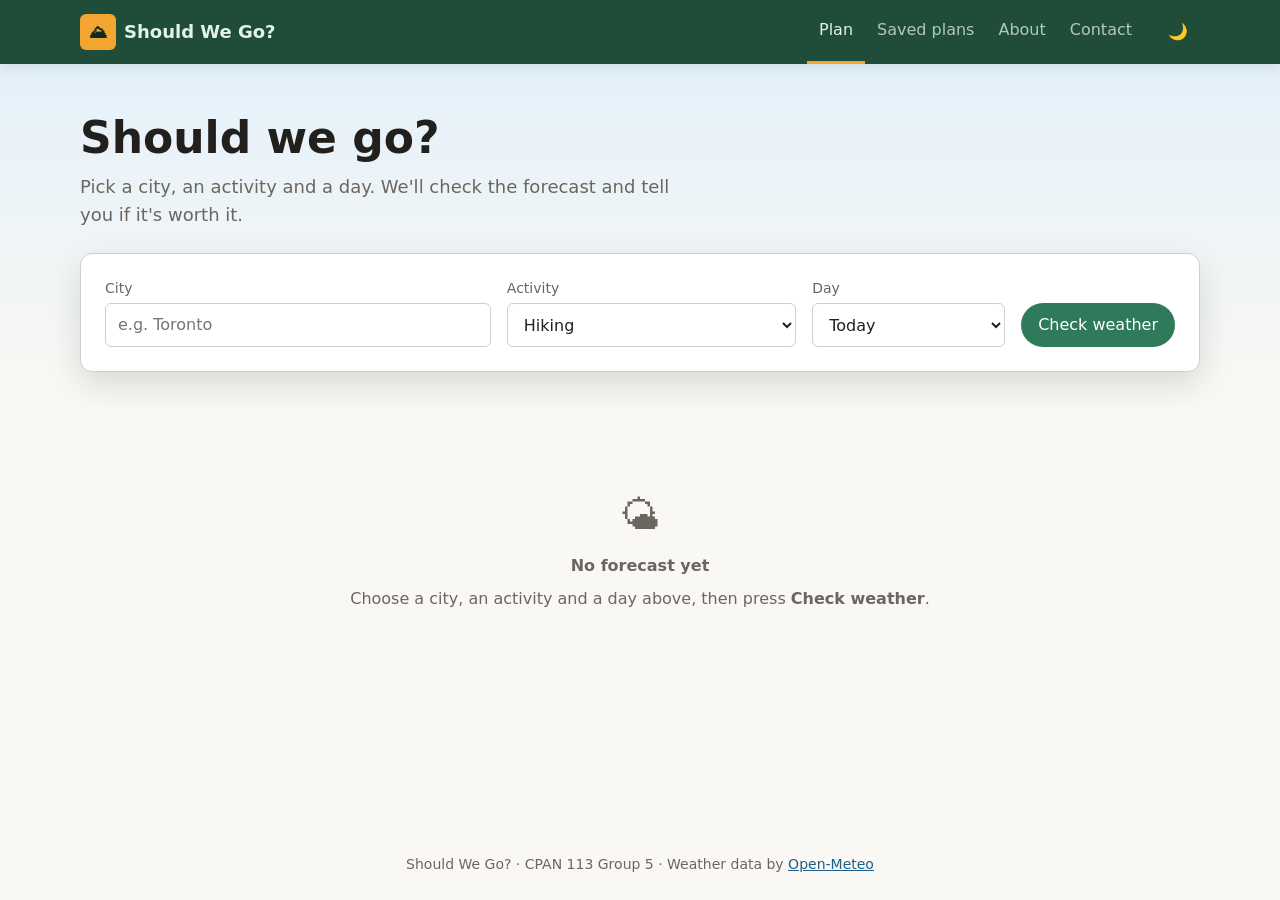
<file: index.html>
<!doctype html>
<html lang="en">
  <head>
    <meta charset="UTF-8" />
    <meta name="viewport" content="width=device-width, initial-scale=1" />
    <title>Should We Go? · Outdoor Activity Planner</title>
    <link rel="icon" href="favicon.svg" type="image/svg+xml" />
    <link rel="icon" href="favicon.png" type="image/png" sizes="32x32" />
    <link rel="stylesheet" href="css/theme.css" />
    <link rel="stylesheet" href="css/main.css" />
    <script src="js/theme.js"></script>
    <script type="module" src="js/home.js"></script>
    <script type="module" src="js/forecast.js"></script>
  </head>

  <body>
    <header class="site-header">
      <div class="container site-header__inner">
        <a class="brand" href="index.html">
          <span class="brand__mark" aria-hidden="true">⛰</span>
          <span class="brand__name">Should We Go?</span>
        </a>
        <div class="header-actions">
          <nav aria-label="Main">
            <ul class="nav" role="list">
              <li><a class="nav__link" href="index.html" aria-current="page">Plan</a></li>
              <li><a class="nav__link" href="saved.html">Saved plans</a></li>
              <li><a class="nav__link" href="about.html">About</a></li>
              <li><a class="nav__link" href="contact.html">Contact</a></li>
            </ul>
          </nav>
          <button class="theme-toggle" id="theme-toggle" type="button" aria-label="Switch theme">🌙</button>
        </div>
      </div>
    </header>

    <main>
      <section class="hero">
        <div class="container">
          <h1>Should we go?</h1>
          <p class="hero__lead">
            Pick a city, an activity and a day. We'll check the forecast and tell you if it's worth it.
          </p>

          <!-- Submits to this same page: index.html?city=...&activity=...&day=... -->
          <form class="search-form card" id="search-form" action="index.html#results" method="get" novalidate>
            <div class="field search-form__city">
              <label class="field__label" for="city-input">City</label>
              <input class="input" id="city-input" name="city" type="text" placeholder="e.g. Toronto" required />
            </div>

            <div class="field">
              <label class="field__label" for="activity-select">Activity</label>
              <select class="select" id="activity-select" name="activity"></select>
            </div>

            <div class="field">
              <label class="field__label" for="day-select">Day</label>
              <select class="select" id="day-select" name="day"></select>
            </div>

            <button class="btn btn--primary search-form__submit" type="submit">Check weather</button>

            <p class="alert alert--error search-form__error" id="search-error" role="alert" hidden></p>
          </form>
        </div>
      </section>

      <section class="container results" id="results" aria-live="polite">
        <p class="state" id="results-loading" hidden>Checking the forecast…</p>

        <div class="state" id="results-empty" hidden>
          <p class="state__icon" aria-hidden="true">🌤</p>
          <p><strong>No forecast yet</strong></p>
          <p>Choose a city, an activity and a day above, then press <strong>Check weather</strong>.</p>
        </div>

        <div id="results-content" hidden>
          <header class="results__header">
            <div>
              <p class="eyebrow">Forecast for</p>
              <h2 class="results__title" id="results-location"></h2>
            </div>
            <p class="muted">Activity: <strong id="results-activity"></strong></p>
          </header>

          <ul class="forecast-list" id="forecast-list" role="list"></ul>

          <div class="verdict-grid">
            <article class="card verdict" id="verdict">
              <div class="score-ring" id="score-ring" role="img">
                <span class="score-ring__value" id="score-value"></span>
                <span class="score-ring__max">/ 100</span>
              </div>
              <div class="verdict__text">
                <span class="badge" id="verdict-badge"></span>
                <h3 class="verdict__title" id="verdict-title"></h3>
                <p class="muted" id="verdict-summary"></p>
                <button class="btn btn--primary" type="button" id="save-plan-btn">Save this plan</button>
              </div>
            </article>

            <article class="card verdict-grid__wide">
              <h3 class="card__title">Weather details</h3>
              <dl class="weather-stats" id="weather-stats"></dl>
            </article>

            <article class="card">
              <h3 class="card__title">Warnings</h3>
              <ul class="note-list note-list--warning" id="warnings-list" role="list"></ul>
            </article>

            <article class="card">
              <h3 class="card__title">Packing advice</h3>
              <ul class="note-list note-list--advice" id="advice-list" role="list"></ul>
            </article>
          </div>
        </div>
      </section>
    </main>

    <footer class="site-footer">
      <p>Should We Go? · CPAN 113 Group 5 · Weather data by <a href="https://open-meteo.com/">Open-Meteo</a></p>
    </footer>
  </body>
</html>
</file>
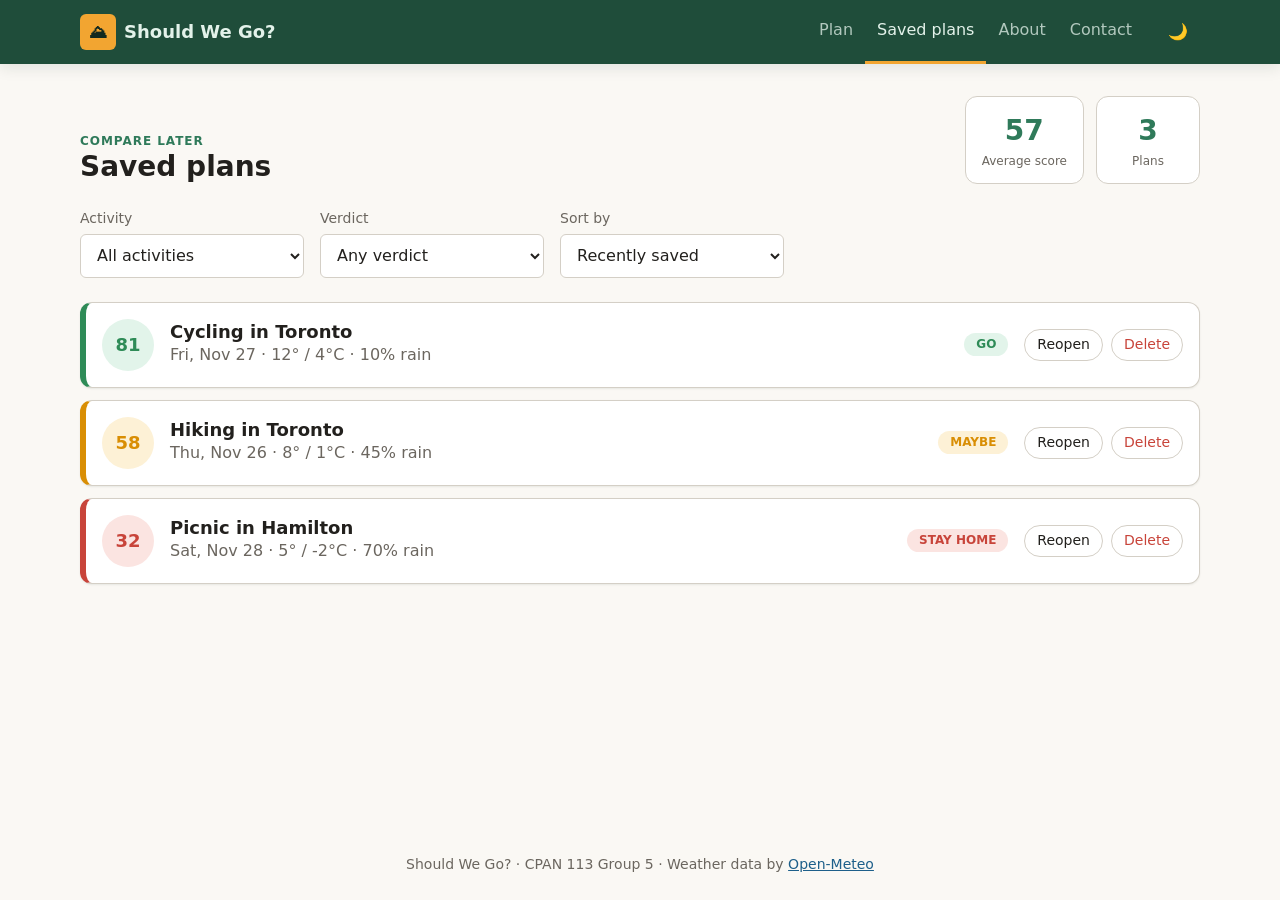
<file: saved.html>
<!doctype html>
<html lang="en">
  <head>
    <meta charset="UTF-8" />
    <meta name="viewport" content="width=device-width, initial-scale=1" />
    <title>Saved plans · Should We Go?</title>
    <link rel="icon" href="favicon.svg" type="image/svg+xml" />
    <link rel="icon" href="favicon.png" type="image/png" sizes="32x32" />
    <link rel="stylesheet" href="css/theme.css" />
    <link rel="stylesheet" href="css/main.css" />
    <script src="js/theme.js"></script>
    <script type="module" src="js/saved.js"></script>
  </head>

  <body>
    <header class="site-header">
      <div class="container site-header__inner">
        <a class="brand" href="index.html">
          <span class="brand__mark" aria-hidden="true">⛰</span>
          <span class="brand__name">Should We Go?</span>
        </a>
        <div class="header-actions">
          <nav aria-label="Main">
            <ul class="nav" role="list">
              <li><a class="nav__link" href="index.html">Plan</a></li>
              <li><a class="nav__link" href="saved.html" aria-current="page">Saved plans</a></li>
              <li><a class="nav__link" href="about.html">About</a></li>
              <li><a class="nav__link" href="contact.html">Contact</a></li>
            </ul>
          </nav>
          <button class="theme-toggle" id="theme-toggle" type="button" aria-label="Switch theme">🌙</button>
        </div>
      </div>
    </header>

    <main class="container saved">
      <header class="saved__header">
        <div>
          <p class="eyebrow">Compare later</p>
          <h1 class="saved__title">Saved plans</h1>
        </div>
        <div class="summary">
          <div class="summary__item">
            <span class="summary__value" id="summary-average"></span>
            <span class="summary__label">Average score</span>
          </div>
          <div class="summary__item">
            <span class="summary__value" id="summary-total"></span>
            <span class="summary__label">Plans</span>
          </div>
        </div>
      </header>

      <p class="alert" id="saved-error" role="alert" hidden></p>

      <form class="toolbar" id="saved-toolbar">
        <div class="field">
          <label class="field__label" for="filter-activity">Activity</label>
          <select class="select" id="filter-activity" name="activity">
            <option value="all">All activities</option>
          </select>
        </div>

        <div class="field">
          <label class="field__label" for="filter-verdict">Verdict</label>
          <select class="select" id="filter-verdict" name="verdict">
            <option value="all">Any verdict</option>
            <option value="go">Go</option>
            <option value="maybe">Maybe</option>
            <option value="nogo">Stay home</option>
          </select>
        </div>

        <div class="field">
          <label class="field__label" for="sort-plans">Sort by</label>
          <select class="select" id="sort-plans" name="sort">
            <option value="saved-desc">Recently saved</option>
            <option value="date-asc">Date (soonest)</option>
            <option value="date-desc">Date (latest)</option>
            <option value="score-desc">Score (highest)</option>
            <option value="score-asc">Score (lowest)</option>
          </select>
        </div>
      </form>

      <div class="state" id="saved-empty" hidden>
        <p class="state__icon" aria-hidden="true">🎒</p>
        <p>No saved plans yet. Check the weather and save a plan to compare it later.</p>
        <a class="btn btn--primary" href="index.html">Plan an activity</a>
      </div>

      <p class="state" id="saved-no-match" hidden>No plans match these filters.</p>

      <ul class="plan-list" id="plan-list" role="list"></ul>
    </main>

    <footer class="site-footer">
      <p>Should We Go? · CPAN 113 Group 5 · Weather data by <a href="https://open-meteo.com/">Open-Meteo</a></p>
    </footer>
  </body>
</html>
</file>
<file: css/theme.css>
:root {
  --bg-page: #faf8f4;
  --bg-surface: #ffffff;
  --bg-subtle: #f2eee7;
  --bg-header: #1f4d3a;
  --bg-hero: linear-gradient(180deg, #e4f1fa, var(--bg-page));

  --text: #22201d;
  --text-muted: #6b665f;
  --text-on-dark: #e3f2ea;

  --accent: #2f7a5a;
  --accent-hover: #1f4d3a;
  --accent-soft: #e3f2ea;
  --sun: #f2a531;
  --link: #1d5f8a;
  --border: #d4cfc6;
  --focus: #3a8fc7;

  --go: #2e8b57;
  --go-bg: #e2f4ea;
  --maybe: #d98e04;
  --maybe-bg: #fdf1d6;
  --nogo: #c8443a;
  --nogo-bg: #fbe4e1;

  --font: system-ui, -apple-system, "Segoe UI", Roboto, Arial, sans-serif;
  --font-display: "Trebuchet MS", "Avenir Next", var(--font);

  --fs-xs: 0.75rem;
  --fs-sm: 0.875rem;
  --fs-lg: 1.125rem;
  --fs-xl: 1.375rem;
  --fs-2xl: 1.75rem;
  --fs-3xl: clamp(2rem, 1.4rem + 2.5vw, 2.75rem);

  --space-1: 0.25rem;
  --space-2: 0.5rem;
  --space-3: 0.75rem;
  --space-4: 1rem;
  --space-5: 1.5rem;
  --space-6: 2rem;
  --space-7: 3rem;

  --radius-sm: 6px;
  --radius: 12px;
  --radius-pill: 999px;
  --shadow-sm: 0 1px 2px rgb(18 41 31 / 0.08);
  --shadow: 0 4px 14px rgb(18 41 31 / 0.1);
  --shadow-lg: 0 12px 32px rgb(18 41 31 / 0.14);
  --transition: 150ms ease;
}

:root[data-theme="dark"] {
  color-scheme: dark;
  --bg-page: #111814;
  --bg-surface: #1a231e;
  --bg-subtle: #222d27;
  --bg-header: #0c1310;
  --bg-hero: linear-gradient(180deg, #16241d, var(--bg-page));
  --text: #eef3ef;
  --text-muted: #9aa69f;
  --accent: #4fa57f;
  --accent-hover: #6bbd97;
  --accent-soft: #1f3a2e;
  --link: #7dbbe6;
  --border: #2e3b34;
  --go-bg: #183626;
  --maybe-bg: #3a2c0c;
  --nogo-bg: #3d1a17;
  --shadow-sm: 0 1px 2px rgb(0 0 0 / 0.4);
  --shadow: 0 4px 14px rgb(0 0 0 / 0.45);
  --shadow-lg: 0 12px 32px rgb(0 0 0 / 0.5);
}

/* Base */
*,
*::before,
*::after {
  box-sizing: border-box;
  margin: 0;
}

body {
  min-height: 100vh;
  display: flex;
  flex-direction: column;
  background: var(--bg-page);
  color: var(--text);
  font-family: var(--font);
  line-height: 1.55;
}

h1,
h2,
h3 {
  font-family: var(--font-display);
  line-height: 1.2;
}

h1 {
  font-size: var(--fs-3xl);
}

input,
button,
select {
  font: inherit;
  color: inherit;
}

ul[role="list"] {
  list-style: none;
  padding: 0;
}

a {
  color: var(--link);
}

:focus-visible {
  outline: 3px solid var(--focus);
  outline-offset: 2px;
}

[hidden] {
  display: none !important;
}

/* Shared pieces */
.container {
  width: min(100% - 2rem, 1120px);
  margin-inline: auto;
}

.card {
  padding: var(--space-5);
  background: var(--bg-surface);
  border: 1px solid var(--border);
  border-radius: var(--radius);
  box-shadow: var(--shadow-sm);
}

.muted {
  color: var(--text-muted);
}

.eyebrow {
  font-size: var(--fs-xs);
  font-weight: 700;
  letter-spacing: 0.08em;
  text-transform: uppercase;
  color: var(--accent);
}

.btn {
  display: inline-flex;
  align-items: center;
  justify-content: center;
  min-height: 2.5rem;
  padding: var(--space-2) var(--space-4);
  border: 1px solid transparent;
  border-radius: var(--radius-pill);
  font-weight: 500;
  text-decoration: none;
  cursor: pointer;
  transition: background var(--transition);
}

.btn--primary {
  background: var(--accent);
  color: #fff;
}

.btn--primary:hover {
  background: var(--accent-hover);
}

.btn--ghost,
.btn--danger {
  background: transparent;
  border-color: var(--border);
}

.btn--ghost:hover {
  background: var(--bg-subtle);
}

.btn--danger {
  color: var(--nogo);
}

.btn--danger:hover {
  background: var(--nogo-bg);
}

.btn--sm {
  min-height: 2rem;
  padding: var(--space-1) var(--space-3);
  font-size: var(--fs-sm);
}

.field {
  display: flex;
  flex-direction: column;
  gap: var(--space-1);
}

.field__label {
  font-size: var(--fs-sm);
  font-weight: 500;
  color: var(--text-muted);
}

.input,
.select {
  width: 100%;
  min-height: 2.75rem;
  padding: var(--space-2) var(--space-3);
  background: var(--bg-surface);
  border: 1px solid var(--border);
  border-radius: var(--radius-sm);
}

.badge {
  padding: 0.15rem var(--space-3);
  border-radius: var(--radius-pill);
  font-size: var(--fs-xs);
  font-weight: 700;
  text-transform: uppercase;
}

/* Verdict colors: data-verdict="go|maybe|nogo" or badge--go|maybe|nogo */
.badge--go,
[data-verdict="go"] {
  --verdict: var(--go);
  --verdict-bg: var(--go-bg);
}

.badge--maybe,
[data-verdict="maybe"] {
  --verdict: var(--maybe);
  --verdict-bg: var(--maybe-bg);
}

.badge--nogo,
[data-verdict="nogo"] {
  --verdict: var(--nogo);
  --verdict-bg: var(--nogo-bg);
}

.badge[class*="badge--"] {
  background: var(--verdict-bg);
  color: var(--verdict);
}

.alert {
  padding: var(--space-3) var(--space-4);
  border-left: 4px solid var(--nogo);
  border-radius: var(--radius-sm);
  background: var(--nogo-bg);
  color: var(--nogo);
  font-weight: 500;
}

@media (prefers-reduced-motion: reduce) {
  * {
    transition: none !important;
  }
}
</file>
<file: css/main.css>
/* Header + footer */
.site-header {
  position: sticky;
  top: 0;
  z-index: 10;
  background: var(--bg-header);
  color: var(--text-on-dark);
  box-shadow: var(--shadow);
}

/* stretch so the tabs fill the full header height */
.site-header__inner,
.header-actions,
.header-actions nav,
.nav,
.nav li {
  display: flex;
  align-items: stretch;
}

.site-header__inner {
  justify-content: space-between;
  gap: var(--space-4);
  min-height: 64px;
}

.header-actions {
  gap: var(--space-3);
}

.brand {
  align-self: center;
  display: flex;
  align-items: center;
  gap: var(--space-2);
  color: inherit;
  text-decoration: none;
  font-family: var(--font-display);
  font-size: var(--fs-lg);
  font-weight: 700;
}

.brand__mark {
  display: grid;
  place-items: center;
  width: 2.25rem;
  height: 2.25rem;
  border-radius: var(--radius-sm);
  background: var(--sun);
  color: #12291f;
}

/* Tabs */
.nav__link {
  display: flex;
  align-items: center;
  padding: 0 var(--space-3);
  border-bottom: 3px solid transparent;
  color: inherit;
  font-weight: 500;
  text-decoration: none;
  white-space: nowrap;
  opacity: 0.75;
  transition: opacity var(--transition), border-color var(--transition);
}

.nav__link:hover {
  opacity: 1;
  border-bottom-color: rgb(255 255 255 / 0.35);
}

.nav__link[aria-current="page"] {
  opacity: 1;
  border-bottom-color: var(--sun);
}

.theme-toggle {
  align-self: center;
  padding: var(--space-2) var(--space-3);
  border: 0;
  border-radius: var(--radius-pill);
  background: transparent;
  color: inherit;
  cursor: pointer;
}

.theme-toggle:hover {
  background: rgb(255 255 255 / 0.14);
}

.site-footer {
  padding: var(--space-5);
  font-size: var(--fs-sm);
  color: var(--text-muted);
  text-align: center;
}

main {
  flex: 1;
}

/* Home */
.hero {
  padding-block: var(--space-7) var(--space-6);
  background: var(--bg-hero);
}

.hero__lead {
  max-width: 38rem;
  margin-top: var(--space-2);
  font-size: var(--fs-lg);
  color: var(--text-muted);
}

.search-form {
  display: grid;
  grid-template-columns: 2fr 1.5fr 1fr auto;
  align-items: end;
  gap: var(--space-4);
  margin-top: var(--space-5);
  box-shadow: var(--shadow-lg);
}

.search-form__submit {
  min-height: 2.75rem;
}

.search-form__error {
  grid-column: 1 / -1;
}

/* Forecast */
.results,
.saved {
  padding-block: var(--space-6) var(--space-7);
}

.saved > .alert {
  margin-bottom: var(--space-4);
}

/* Keeps the results below the sticky header when the page jumps to #results */
.results {
  scroll-margin-top: 64px;
}

.results__header,
.saved__header {
  display: flex;
  flex-wrap: wrap;
  align-items: flex-end;
  justify-content: space-between;
  gap: var(--space-4);
  margin-bottom: var(--space-5);
}

.results__title,
.saved__title {
  font-size: var(--fs-2xl);
}

.forecast-list {
  display: grid;
  grid-template-columns: repeat(7, 1fr);
  gap: var(--space-3);
  margin-bottom: var(--space-5);
}

.forecast-card {
  display: flex;
  flex-direction: column;
  align-items: center;
  gap: var(--space-1);
  width: 100%;
  padding: var(--space-3) var(--space-2);
  background: var(--bg-surface);
  border: 2px solid var(--border);
  border-radius: var(--radius);
  cursor: pointer;
  transition: transform var(--transition);
}

.forecast-card:hover {
  transform: translateY(-2px);
}

.forecast-card.is-selected {
  border-color: var(--accent);
  background: var(--accent-soft);
}

.forecast-card__day {
  font-weight: 700;
}

.forecast-card__date {
  font-size: var(--fs-xs);
  color: var(--text-muted);
}

.forecast-card__temp {
  font-size: var(--fs-lg);
}

.verdict-grid {
  display: grid;
  grid-template-columns: 1fr 1fr;
  gap: var(--space-4);
}

.verdict,
.verdict-grid__wide {
  grid-column: 1 / -1;
}

.verdict {
  display: flex;
  align-items: center;
  gap: var(--space-6);
  border-left: 6px solid var(--verdict);
}

.verdict__text {
  display: flex;
  flex-direction: column;
  align-items: flex-start;
  gap: var(--space-2);
}

.verdict__title {
  font-size: var(--fs-xl);
}

.score-ring {
  flex-shrink: 0;
  display: grid;
  place-content: center;
  justify-items: center;
  width: 9rem;
  height: 9rem;
  border-radius: 50%;
  background:
    radial-gradient(closest-side, var(--bg-surface) 78%, transparent 79%),
    conic-gradient(var(--verdict) calc(var(--score) * 1%), var(--verdict-bg) 0);
}

.score-ring__value {
  font-family: var(--font-display);
  font-size: 2.5rem;
  font-weight: 700;
  line-height: 1;
  color: var(--verdict);
}

.card__title {
  font-size: var(--fs-lg);
  margin-bottom: var(--space-3);
}

.weather-stats {
  display: grid;
  grid-template-columns: repeat(auto-fit, minmax(7rem, 1fr));
  gap: var(--space-3);
}

.weather-stat {
  padding: var(--space-3);
  background: var(--bg-subtle);
  border-radius: var(--radius-sm);
}

.weather-stat dt {
  font-size: var(--fs-xs);
  color: var(--text-muted);
}

.weather-stat dd {
  font-size: var(--fs-lg);
  font-weight: 700;
}

.note-list {
  display: grid;
  gap: var(--space-2);
}

.note-list li {
  padding: var(--space-2) var(--space-3);
  border-radius: var(--radius-sm);
}

.note-list--warning li {
  background: var(--maybe-bg);
}

.note-list--warning li::before {
  content: "! ";
  color: var(--maybe);
  font-weight: 700;
}

.note-list--advice li {
  background: var(--accent-soft);
}

.note-list--advice li::before {
  content: "✓ ";
  color: var(--accent);
  font-weight: 700;
}

.state {
  display: flex;
  flex-direction: column;
  align-items: center;
  gap: var(--space-2);
  padding: var(--space-7) var(--space-4);
  color: var(--text-muted);
  text-align: center;
}

.state__icon {
  font-size: 2.5rem;
}

/* Saved plans */
.summary {
  display: flex;
  gap: var(--space-3);
}

.summary__item {
  display: flex;
  flex-direction: column;
  align-items: center;
  min-width: 6.5rem;
  padding: var(--space-3) var(--space-4);
  background: var(--bg-surface);
  border: 1px solid var(--border);
  border-radius: var(--radius);
}

.summary__value {
  font-family: var(--font-display);
  font-size: var(--fs-2xl);
  font-weight: 700;
  color: var(--accent);
}

.summary__label {
  font-size: var(--fs-xs);
  color: var(--text-muted);
}

.toolbar {
  display: grid;
  grid-template-columns: repeat(3, minmax(0, 14rem));
  gap: var(--space-4);
  margin-bottom: var(--space-5);
}

.plan-list {
  display: grid;
  gap: var(--space-3);
}

.plan-card {
  display: grid;
  grid-template-columns: auto 1fr auto auto;
  align-items: center;
  gap: var(--space-4);
  padding: var(--space-4);
  background: var(--bg-surface);
  border: 1px solid var(--border);
  border-left: 6px solid var(--verdict);
  border-radius: var(--radius);
  box-shadow: var(--shadow-sm);
}

.plan-card__score {
  display: grid;
  place-items: center;
  width: 3.25rem;
  height: 3.25rem;
  border-radius: 50%;
  background: var(--verdict-bg);
  color: var(--verdict);
  font-family: var(--font-display);
  font-size: var(--fs-lg);
  font-weight: 700;
}

.plan-card__title {
  font-size: var(--fs-lg);
}

.plan-card__actions {
  display: flex;
  gap: var(--space-2);
}

/* Tablet */
@media (max-width: 860px) {
  .search-form {
    grid-template-columns: 1fr 1fr;
  }

  .search-form__city,
  .search-form__submit {
    grid-column: 1 / -1;
  }

  .forecast-list {
    grid-template-columns: none;
    grid-auto-flow: column;
    grid-auto-columns: 6.5rem;
    overflow-x: auto;
  }

  .verdict-grid,
  .toolbar {
    grid-template-columns: 1fr;
  }
}

/* Phone */
@media (max-width: 560px) {
  /* Tabs go on their own row under the logo and scroll sideways if needed */
  .site-header__inner {
    flex-wrap: wrap;
    padding-top: var(--space-3);
  }

  .header-actions {
    width: 100%;
    justify-content: space-between;
  }

  .header-actions nav {
    overflow-x: auto;
  }

  .nav__link {
    min-height: 48px;
  }

  .search-form {
    grid-template-columns: 1fr;
  }

  .verdict {
    flex-direction: column;
    text-align: center;
  }

  .verdict__text {
    align-items: center;
  }

  .plan-card {
    grid-template-columns: auto 1fr;
  }

  .plan-card__actions {
    grid-column: 1 / -1;
  }
}
</file>
